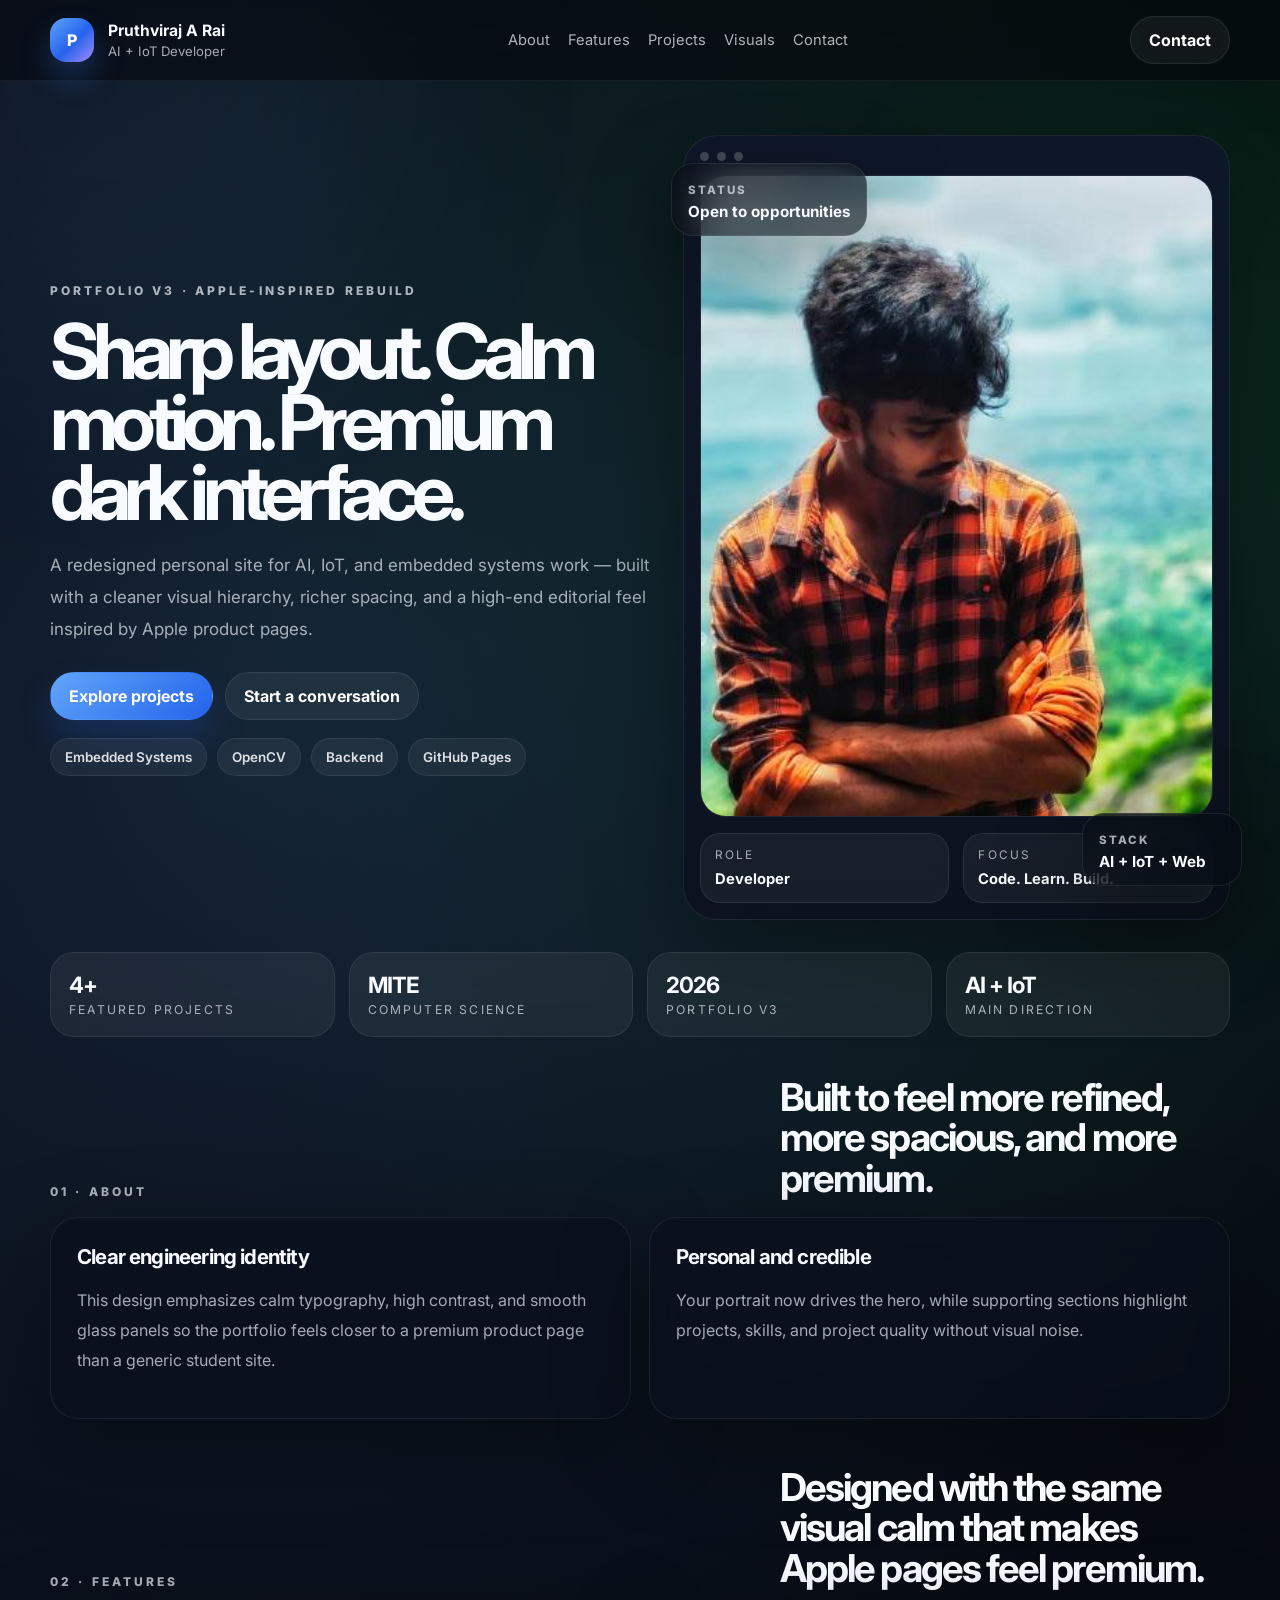
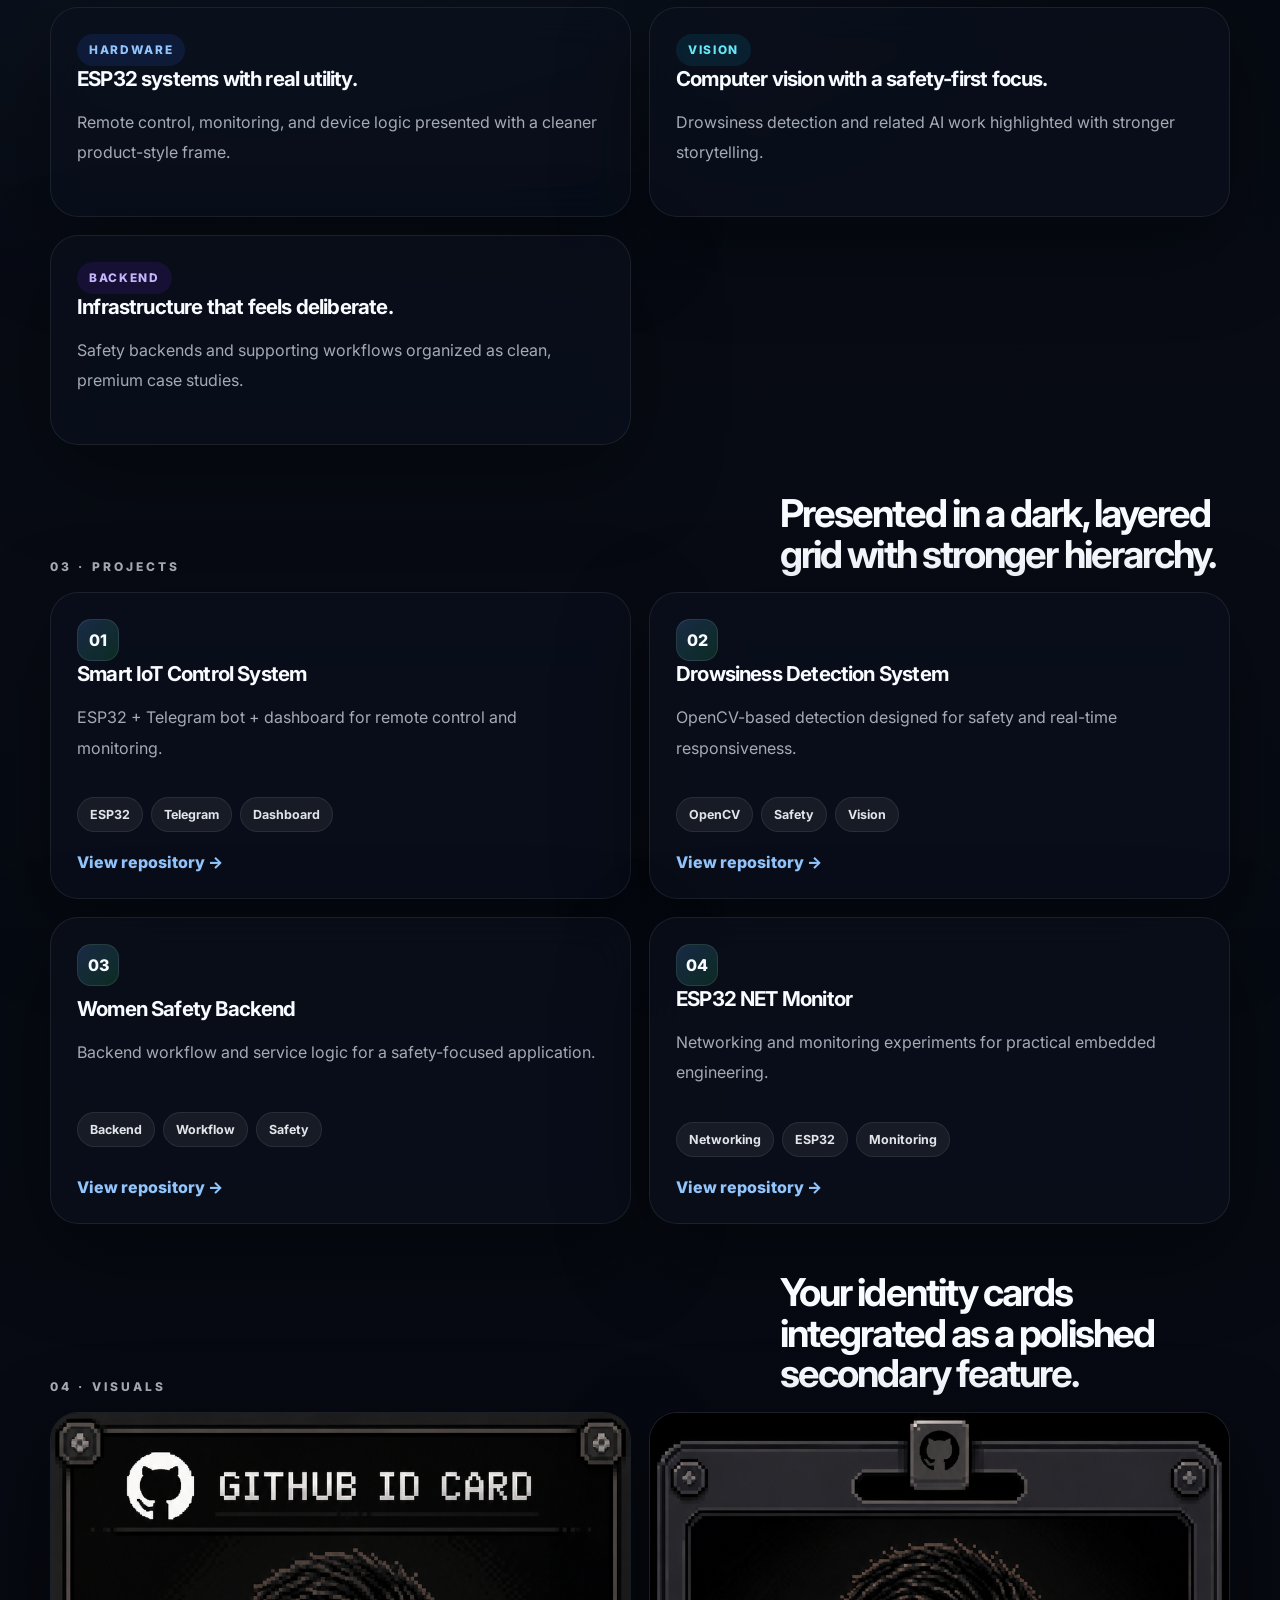
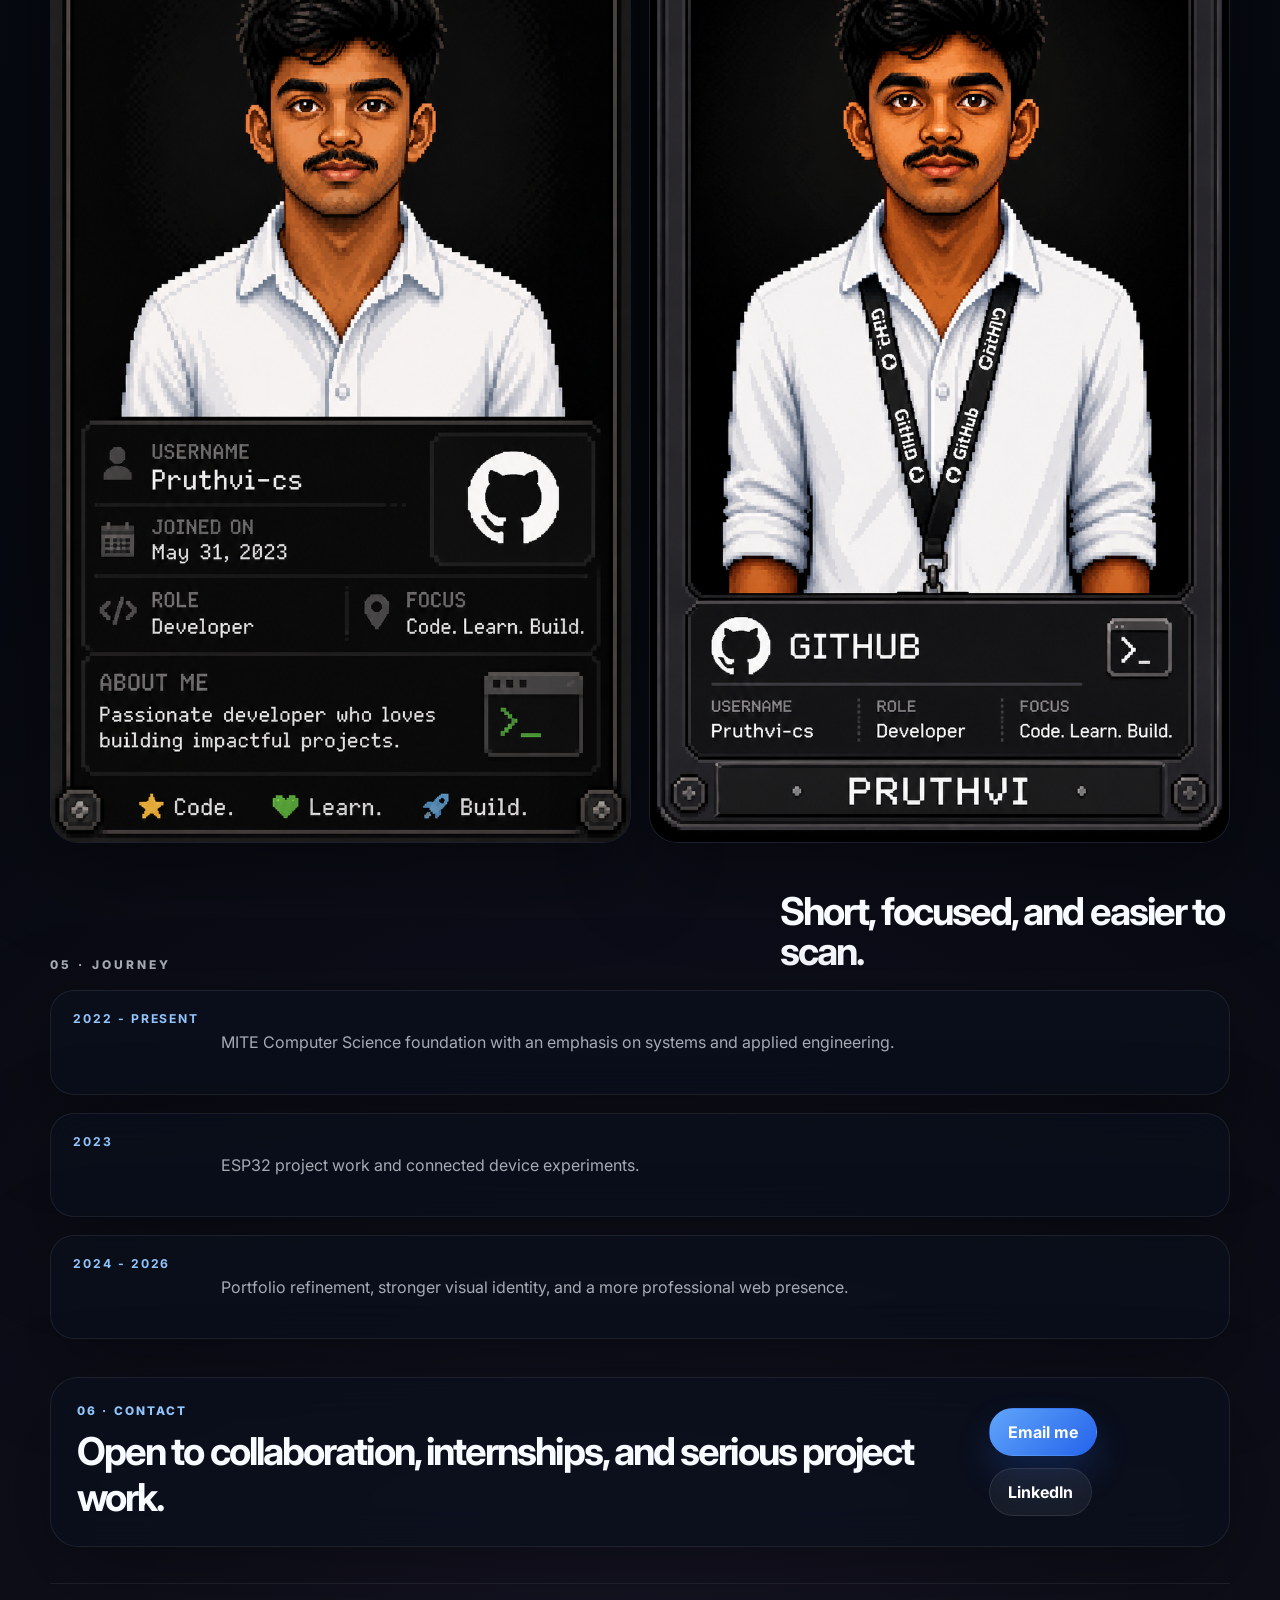
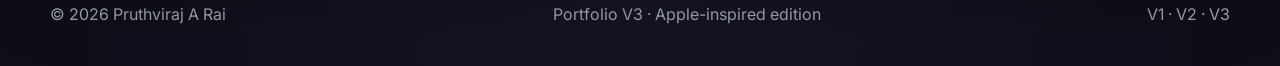
<file: v3/index.html>
<!DOCTYPE html>
<html lang="en">
<head>
    <meta charset="UTF-8" />
    <meta name="viewport" content="width=device-width, initial-scale=1.0" />
    <meta name="theme-color" content="#05070c" />
    <title>Pruthviraj A Rai | Portfolio V3</title>
    <link rel="preconnect" href="https://fonts.googleapis.com" />
    <link rel="preconnect" href="https://fonts.gstatic.com" crossorigin />
    <link href="https://fonts.googleapis.com/css2?family=Inter:wght@400;500;600;700;800&display=swap" rel="stylesheet" />
    <link rel="stylesheet" href="styles.css" />
</head>
<body>
    <div class="page-glow page-glow-a"></div>
    <div class="page-glow page-glow-b"></div>

    <header class="topbar">
        <div class="wrap topbar-inner">
            <a class="brand" href="#home" aria-label="Home">
                <span class="brand-mark">P</span>
                <span class="brand-copy">
                    <strong>Pruthviraj A Rai</strong>
                    <span>AI + IoT Developer</span>
                </span>
            </a>

            <nav class="nav" aria-label="Primary">
                <a href="#about">About</a>
                <a href="#features">Features</a>
                <a href="#projects">Projects</a>
                <a href="#visuals">Visuals</a>
                <a href="#contact">Contact</a>
            </nav>

            <a class="button button-ghost" href="mailto:virajarasa13@gmail.com">Contact</a>
        </div>
    </header>

    <main id="home">
        <section class="hero wrap">
            <div class="hero-copy reveal">
                <div class="eyebrow">Portfolio V3 · Apple-inspired rebuild</div>
                <h1>Sharp layout. Calm motion. Premium dark interface.</h1>
                <p class="lede">
                    A redesigned personal site for AI, IoT, and embedded systems work — built with a cleaner visual hierarchy, richer spacing, and a high-end editorial feel inspired by Apple product pages.
                </p>
                <div class="hero-actions">
                    <a class="button button-primary" href="#projects">Explore projects</a>
                    <a class="button button-soft" href="#contact">Start a conversation</a>
                </div>
                <div class="hero-tags">
                    <span>Embedded Systems</span>
                    <span>OpenCV</span>
                    <span>Backend</span>
                    <span>GitHub Pages</span>
                </div>
            </div>

            <div class="hero-visual reveal">
                <div class="device-shell">
                    <div class="device-topbar">
                        <span class="device-dot"></span>
                        <span class="device-dot"></span>
                        <span class="device-dot"></span>
                    </div>
                    <div class="device-portrait">
                        <img src="../github.jpg" alt="Pruthviraj portrait" />
                    </div>
                    <div class="device-info">
                        <div>
                            <p class="mini-label">Role</p>
                            <strong>Developer</strong>
                        </div>
                        <div>
                            <p class="mini-label">Focus</p>
                            <strong>Code. Learn. Build.</strong>
                        </div>
                    </div>
                </div>

                <div class="float-card float-card-a">
                    <span class="float-kicker">Status</span>
                    <strong>Open to opportunities</strong>
                </div>
                <div class="float-card float-card-b">
                    <span class="float-kicker">Stack</span>
                    <strong>AI + IoT + Web</strong>
                </div>
            </div>
        </section>

        <section class="metrics wrap reveal" aria-label="Highlights">
            <article>
                <strong>4+</strong>
                <span>Featured projects</span>
            </article>
            <article>
                <strong>MITE</strong>
                <span>Computer Science</span>
            </article>
            <article>
                <strong>2026</strong>
                <span>Portfolio V3</span>
            </article>
            <article>
                <strong>AI + IoT</strong>
                <span>Main direction</span>
            </article>
        </section>

        <section class="section wrap" id="about">
            <div class="section-head reveal">
                <p>01 · About</p>
                <h2>Built to feel more refined, more spacious, and more premium.</h2>
            </div>
            <div class="about-grid">
                <article class="panel reveal">
                    <h3>Clear engineering identity</h3>
                    <p>
                        This design emphasizes calm typography, high contrast, and smooth glass panels so the portfolio feels closer to a premium product page than a generic student site.
                    </p>
                </article>
                <article class="panel reveal">
                    <h3>Personal and credible</h3>
                    <p>
                        Your portrait now drives the hero, while supporting sections highlight projects, skills, and project quality without visual noise.
                    </p>
                </article>
            </div>
        </section>

        <section class="section wrap" id="features">
            <div class="section-head reveal">
                <p>02 · Features</p>
                <h2>Designed with the same visual calm that makes Apple pages feel premium.</h2>
            </div>
            <div class="feature-grid">
                <article class="feature-card reveal">
                    <span class="badge badge-blue">Hardware</span>
                    <h3>ESP32 systems with real utility.</h3>
                    <p>Remote control, monitoring, and device logic presented with a cleaner product-style frame.</p>
                </article>
                <article class="feature-card reveal">
                    <span class="badge badge-cyan">Vision</span>
                    <h3>Computer vision with a safety-first focus.</h3>
                    <p>Drowsiness detection and related AI work highlighted with stronger storytelling.</p>
                </article>
                <article class="feature-card reveal">
                    <span class="badge badge-violet">Backend</span>
                    <h3>Infrastructure that feels deliberate.</h3>
                    <p>Safety backends and supporting workflows organized as clean, premium case studies.</p>
                </article>
            </div>
        </section>

        <section class="section wrap" id="projects">
            <div class="section-head reveal">
                <p>03 · Projects</p>
                <h2>Presented in a dark, layered grid with stronger hierarchy.</h2>
            </div>
            <div class="project-grid">
                <article class="project-card reveal">
                    <div class="project-index">01</div>
                    <div>
                        <h3>Smart IoT Control System</h3>
                        <p>ESP32 + Telegram bot + dashboard for remote control and monitoring.</p>
                    </div>
                    <div class="tag-row">
                        <span>ESP32</span><span>Telegram</span><span>Dashboard</span>
                    </div>
                    <a href="https://github.com/Pruthvi-cs/Smart-IoT-Control-System-with-ESP32-and-TELEGRAM" target="_blank" rel="noopener">View repository →</a>
                </article>
                <article class="project-card reveal">
                    <div class="project-index">02</div>
                    <div>
                        <h3>Drowsiness Detection System</h3>
                        <p>OpenCV-based detection designed for safety and real-time responsiveness.</p>
                    </div>
                    <div class="tag-row">
                        <span>OpenCV</span><span>Safety</span><span>Vision</span>
                    </div>
                    <a href="https://github.com/Pruthvi-cs/Drowsiness_Detection_System-DDS" target="_blank" rel="noopener">View repository →</a>
                </article>
                <article class="project-card reveal">
                    <div class="project-index">03</div>
                    <div>
                        <h3>Women Safety Backend</h3>
                        <p>Backend workflow and service logic for a safety-focused application.</p>
                    </div>
                    <div class="tag-row">
                        <span>Backend</span><span>Workflow</span><span>Safety</span>
                    </div>
                    <a href="https://github.com/Pruthvi-cs/women-safety-backend" target="_blank" rel="noopener">View repository →</a>
                </article>
                <article class="project-card reveal">
                    <div class="project-index">04</div>
                    <div>
                        <h3>ESP32 NET Monitor</h3>
                        <p>Networking and monitoring experiments for practical embedded engineering.</p>
                    </div>
                    <div class="tag-row">
                        <span>Networking</span><span>ESP32</span><span>Monitoring</span>
                    </div>
                    <a href="https://github.com/Pruthvi-cs/ESP32_NET_Monitor-" target="_blank" rel="noopener">View repository →</a>
                </article>
            </div>
        </section>

        <section class="section wrap" id="visuals">
            <div class="section-head reveal">
                <p>04 · Visuals</p>
                <h2>Your identity cards integrated as a polished secondary feature.</h2>
            </div>
            <div class="visual-grid">
                <article class="visual-panel reveal">
                    <img src="../assects/i1.png" alt="GitHub ID card design 1" />
                </article>
                <article class="visual-panel reveal">
                    <img src="../assects/i2.png" alt="GitHub ID card design 2" />
                </article>
            </div>
        </section>

        <section class="section wrap" id="journey">
            <div class="section-head reveal">
                <p>05 · Journey</p>
                <h2>Short, focused, and easier to scan.</h2>
            </div>
            <div class="timeline">
                <article class="timeline-item reveal">
                    <strong>2022 - Present</strong>
                    <p>MITE Computer Science foundation with an emphasis on systems and applied engineering.</p>
                </article>
                <article class="timeline-item reveal">
                    <strong>2023</strong>
                    <p>ESP32 project work and connected device experiments.</p>
                </article>
                <article class="timeline-item reveal">
                    <strong>2024 - 2026</strong>
                    <p>Portfolio refinement, stronger visual identity, and a more professional web presence.</p>
                </article>
            </div>
        </section>

        <section class="section wrap" id="contact">
            <div class="contact-panel reveal">
                <div>
                    <p>06 · Contact</p>
                    <h2>Open to collaboration, internships, and serious project work.</h2>
                </div>
                <div class="contact-actions">
                    <a class="button button-primary" href="mailto:virajarasa13@gmail.com">Email me</a>
                    <a class="button button-soft" href="https://www.linkedin.com/in/pruthviraj-a-rai/" target="_blank" rel="noopener">LinkedIn</a>
                </div>
            </div>
        </section>
    </main>

    <footer class="footer">
        <div class="wrap footer-inner">
            <span>© 2026 Pruthviraj A Rai</span>
            <span>Portfolio V3 · Apple-inspired edition</span>
            <span><a href="../v1/">V1</a> · <a href="../v2/">V2</a> · <a href="./">V3</a></span>
        </div>
    </footer>

    <script src="main.js"></script>
</body>
</html>
</file>
<file: v3/styles.css>
:root {
    --bg: #05070c;
    --bg-soft: #0a1020;
    --surface: rgba(11, 16, 29, 0.72);
    --surface-strong: rgba(15, 23, 42, 0.82);
    --line: rgba(255, 255, 255, 0.09);
    --text: #f8fbff;
    --muted: rgba(226, 232, 240, 0.72);
    --accent: #60a5fa;
    --accent-2: #22c55e;
    --accent-3: #a78bfa;
    --shadow: 0 28px 90px rgba(0, 0, 0, 0.38);
}

* {
    box-sizing: border-box;
}

html {
    scroll-behavior: smooth;
}

body {
    margin: 0;
    font-family: "Inter", -apple-system, BlinkMacSystemFont, "Segoe UI", sans-serif;
    color: var(--text);
    background:
        radial-gradient(circle at 20% 15%, rgba(96, 165, 250, 0.16), transparent 28%),
        radial-gradient(circle at 85% 8%, rgba(34, 197, 94, 0.12), transparent 24%),
        radial-gradient(circle at 50% 100%, rgba(167, 139, 250, 0.10), transparent 26%),
        linear-gradient(180deg, var(--bg) 0%, #070b14 42%, #05070c 100%);
    overflow-x: hidden;
}

a {
    color: inherit;
    text-decoration: none;
}

img {
    display: block;
    max-width: 100%;
}

.wrap {
    width: min(1180px, calc(100% - 32px));
    margin: 0 auto;
}

.page-glow {
    position: fixed;
    inset: auto;
    width: 48vw;
    height: 48vw;
    border-radius: 50%;
    filter: blur(110px);
    pointer-events: none;
    opacity: 0.35;
}

.page-glow-a {
    top: -18vw;
    left: -16vw;
    background: rgba(96, 165, 250, 0.22);
}

.page-glow-b {
    top: 8vw;
    right: -18vw;
    background: rgba(34, 197, 94, 0.14);
}

.topbar {
    position: sticky;
    top: 0;
    z-index: 30;
    backdrop-filter: blur(24px);
    background: rgba(5, 7, 12, 0.55);
    border-bottom: 1px solid rgba(255, 255, 255, 0.06);
}

.topbar-inner {
    display: flex;
    align-items: center;
    justify-content: space-between;
    gap: 16px;
    padding: 16px 0;
}

.brand {
    display: flex;
    align-items: center;
    gap: 14px;
}

.brand-mark {
    width: 44px;
    height: 44px;
    display: grid;
    place-items: center;
    border-radius: 16px;
    background: linear-gradient(135deg, var(--accent), #2563eb 55%, var(--accent-3));
    box-shadow: 0 16px 30px rgba(59, 130, 246, 0.28);
    font-weight: 800;
    color: #fff;
}

.brand-copy {
    display: flex;
    flex-direction: column;
    gap: 3px;
}

.brand-copy strong {
    font-size: 0.98rem;
}

.brand-copy span {
    color: var(--muted);
    font-size: 0.82rem;
}

.nav {
    display: flex;
    flex-wrap: wrap;
    justify-content: center;
    gap: 18px;
    color: rgba(226, 232, 240, 0.76);
    font-size: 0.92rem;
}

.nav a:hover {
    color: #fff;
}

.button {
    display: inline-flex;
    align-items: center;
    justify-content: center;
    gap: 10px;
    padding: 13px 18px;
    border-radius: 999px;
    font-weight: 700;
    border: 1px solid transparent;
}

.button-primary {
    background: linear-gradient(135deg, var(--accent), #2563eb);
    color: #fff;
    box-shadow: 0 18px 34px rgba(37, 99, 235, 0.22);
}

.button-soft,
.button-ghost {
    background: rgba(255, 255, 255, 0.06);
    border-color: rgba(255, 255, 255, 0.09);
    color: #fff;
    backdrop-filter: blur(18px);
}

.hero {
    display: grid;
    grid-template-columns: 1.05fr 0.95fr;
    gap: 28px;
    padding: 54px 0 20px;
    align-items: center;
}

.eyebrow,
.section-head p {
    display: inline-flex;
    align-items: center;
    gap: 8px;
    margin: 0;
    color: rgba(226, 232, 240, 0.74);
    font-size: 0.75rem;
    font-weight: 800;
    letter-spacing: 0.26em;
    text-transform: uppercase;
}

.hero-copy h1 {
    margin: 18px 0 0;
    max-width: 11ch;
    font-size: clamp(3.2rem, 6vw, 6.1rem);
    line-height: 0.92;
    letter-spacing: -0.09em;
}

.hero-copy h1::after {
    content: "";
    display: inline-block;
}

.lede {
    margin: 20px 0 0;
    max-width: 62ch;
    color: var(--muted);
    font-size: 1.06rem;
    line-height: 1.9;
}

.hero-actions {
    display: flex;
    flex-wrap: wrap;
    gap: 12px;
    margin-top: 26px;
}

.hero-tags {
    display: flex;
    flex-wrap: wrap;
    gap: 10px;
    margin-top: 18px;
}

.hero-tags span,
.chip {
    padding: 10px 14px;
    border-radius: 999px;
    background: rgba(255, 255, 255, 0.06);
    border: 1px solid rgba(255, 255, 255, 0.08);
    color: rgba(248, 251, 255, 0.88);
    font-size: 0.84rem;
    font-weight: 600;
    backdrop-filter: blur(14px);
}

.device-shell {
    position: relative;
    padding: 16px;
    border-radius: 34px;
    background: linear-gradient(180deg, rgba(15, 23, 42, 0.92), rgba(11, 16, 29, 0.82));
    border: 1px solid rgba(255, 255, 255, 0.08);
    box-shadow: var(--shadow);
}

.device-topbar {
    display: flex;
    gap: 8px;
    margin-bottom: 14px;
}

.device-dot {
    width: 9px;
    height: 9px;
    border-radius: 999px;
    background: rgba(255, 255, 255, 0.22);
}

.device-portrait {
    aspect-ratio: 4 / 5;
    border-radius: 26px;
    overflow: hidden;
    border: 1px solid rgba(255, 255, 255, 0.08);
    background: linear-gradient(180deg, #0f172a, #111827);
}

.device-portrait img {
    width: 100%;
    height: 100%;
    object-fit: cover;
}

.device-info {
    display: grid;
    grid-template-columns: repeat(2, minmax(0, 1fr));
    gap: 14px;
    padding-top: 16px;
}

.device-info > div {
    padding: 14px;
    border-radius: 20px;
    background: rgba(255, 255, 255, 0.05);
    border: 1px solid rgba(255, 255, 255, 0.08);
}

.mini-label {
    margin: 0 0 6px;
    color: var(--muted);
    font-size: 0.74rem;
    text-transform: uppercase;
    letter-spacing: 0.18em;
}

.device-info strong {
    font-size: 0.92rem;
}

.float-card {
    position: absolute;
    min-width: 160px;
    padding: 14px 16px;
    border-radius: 22px;
    background: rgba(6, 10, 18, 0.62);
    border: 1px solid rgba(255, 255, 255, 0.09);
    backdrop-filter: blur(20px);
    box-shadow: var(--shadow);
}

.float-card strong {
    display: block;
    margin-top: 4px;
    font-size: 0.95rem;
}

.float-kicker {
    color: var(--muted);
    font-size: 0.72rem;
    font-weight: 800;
    letter-spacing: 0.18em;
    text-transform: uppercase;
}

.float-card-a {
    top: 28px;
    left: -12px;
}

.float-card-b {
    right: -12px;
    bottom: 34px;
}

.metrics {
    display: grid;
    grid-template-columns: repeat(4, minmax(0, 1fr));
    gap: 14px;
    margin-top: 12px;
}

.metrics article {
    padding: 18px;
    border-radius: 24px;
    background: rgba(255, 255, 255, 0.06);
    border: 1px solid rgba(255, 255, 255, 0.08);
    backdrop-filter: blur(16px);
}

.metrics strong {
    display: block;
    font-size: 1.4rem;
    letter-spacing: -0.04em;
}

.metrics span {
    color: var(--muted);
    font-size: 0.76rem;
    text-transform: uppercase;
    letter-spacing: 0.18em;
}

.section {
    padding: 30px 0 8px;
}

.section-head {
    display: flex;
    justify-content: space-between;
    gap: 16px;
    align-items: end;
    margin-bottom: 18px;
}

.section-head h2 {
    margin: 10px 0 0;
    font-size: clamp(1.95rem, 3vw, 2.95rem);
    line-height: 1.06;
    letter-spacing: -0.05em;
    max-width: 18ch;
}

.panel,
.feature-card,
.project-card,
.visual-panel,
.timeline-item,
.contact-panel {
    background: var(--surface);
    border: 1px solid rgba(255, 255, 255, 0.08);
    box-shadow: var(--shadow);
    backdrop-filter: blur(20px);
}

.about-grid,
.feature-grid,
.project-grid,
.visual-grid,
.timeline {
    display: grid;
    gap: 18px;
}

.about-grid {
    grid-template-columns: repeat(2, minmax(0, 1fr));
}

.panel,
.feature-card,
.project-card,
.contact-panel {
    border-radius: 28px;
    padding: 26px;
}

.panel h3,
.feature-card h3,
.project-card h3 {
    margin: 0;
    font-size: 1.28rem;
    letter-spacing: -0.04em;
}

.panel p,
.feature-card p,
.project-card p,
.timeline-item p {
    color: var(--muted);
    line-height: 1.9;
}

.feature-grid,
.project-grid {
    grid-template-columns: repeat(2, minmax(0, 1fr));
}

.feature-card {
    min-height: 210px;
}

.badge {
    display: inline-flex;
    align-items: center;
    padding: 9px 12px;
    border-radius: 999px;
    font-size: 0.74rem;
    font-weight: 800;
    letter-spacing: 0.14em;
    text-transform: uppercase;
}

.badge-blue {
    color: #93c5fd;
    background: rgba(37, 99, 235, 0.14);
}

.badge-cyan {
    color: #67e8f9;
    background: rgba(8, 145, 178, 0.14);
}

.badge-violet {
    color: #c4b5fd;
    background: rgba(109, 40, 217, 0.14);
}

.project-card {
    min-height: 260px;
    display: flex;
    flex-direction: column;
    justify-content: space-between;
}

.project-index {
    width: 42px;
    height: 42px;
    display: grid;
    place-items: center;
    border-radius: 14px;
    background: linear-gradient(135deg, rgba(96, 165, 250, 0.2), rgba(34, 197, 94, 0.16));
    border: 1px solid rgba(255, 255, 255, 0.09);
    font-weight: 800;
}

.tag-row {
    display: flex;
    flex-wrap: wrap;
    gap: 8px;
    margin-top: 18px;
}

.tag-row span {
    padding: 9px 12px;
    border-radius: 999px;
    border: 1px solid rgba(255, 255, 255, 0.08);
    background: rgba(255, 255, 255, 0.06);
    font-size: 0.78rem;
    font-weight: 700;
    color: rgba(248, 251, 255, 0.9);
}

.project-card a {
    margin-top: 20px;
    font-weight: 800;
    color: #93c5fd;
}

.visual-grid {
    grid-template-columns: repeat(2, minmax(0, 1fr));
}

.visual-panel {
    border-radius: 28px;
    overflow: hidden;
}

.visual-panel img {
    width: 100%;
    height: 100%;
    object-fit: cover;
}

.timeline-item {
    display: grid;
    grid-template-columns: 130px 1fr;
    gap: 18px;
    align-items: start;
    border-radius: 24px;
    padding: 20px 22px;
}

.timeline-item strong:first-child {
    color: #93c5fd;
    text-transform: uppercase;
    letter-spacing: 0.16em;
    font-size: 0.76rem;
}

.contact-panel {
    display: flex;
    align-items: center;
    justify-content: space-between;
    gap: 18px;
}

.contact-panel p {
    margin: 0;
    color: #93c5fd;
    font-weight: 800;
    letter-spacing: 0.18em;
    text-transform: uppercase;
    font-size: 0.74rem;
}

.contact-panel h2 {
    margin: 10px 0 0;
    font-size: clamp(1.9rem, 3vw, 2.8rem);
    letter-spacing: -0.05em;
}

.contact-actions {
    display: flex;
    flex-wrap: wrap;
    gap: 12px;
}

.footer {
    padding: 28px 0 42px;
}

.footer-inner {
    display: flex;
    flex-wrap: wrap;
    justify-content: space-between;
    gap: 12px;
    padding-top: 20px;
    border-top: 1px solid rgba(255, 255, 255, 0.08);
    color: rgba(226, 232, 240, 0.68);
}

.reveal {
    opacity: 0;
    transform: translateY(18px);
    transition: opacity 0.7s ease, transform 0.7s ease;
}

.reveal.show {
    opacity: 1;
    transform: translateY(0);
}

@media (max-width: 980px) {
    .hero,
    .about-grid,
    .feature-grid,
    .project-grid,
    .visual-grid,
    .contact-panel {
        grid-template-columns: 1fr;
    }

    .metrics {
        grid-template-columns: repeat(2, minmax(0, 1fr));
    }

    .contact-panel {
        display: grid;
    }

    .timeline-item {
        grid-template-columns: 1fr;
    }
}

@media (max-width: 760px) {
    .nav {
        display: none;
    }

    .wrap {
        width: min(1180px, calc(100% - 22px));
    }

    .hero {
        padding-top: 34px;
    }

    .metrics {
        grid-template-columns: 1fr;
    }

    .section-head {
        align-items: start;
        flex-direction: column;
    }
}
</file>
